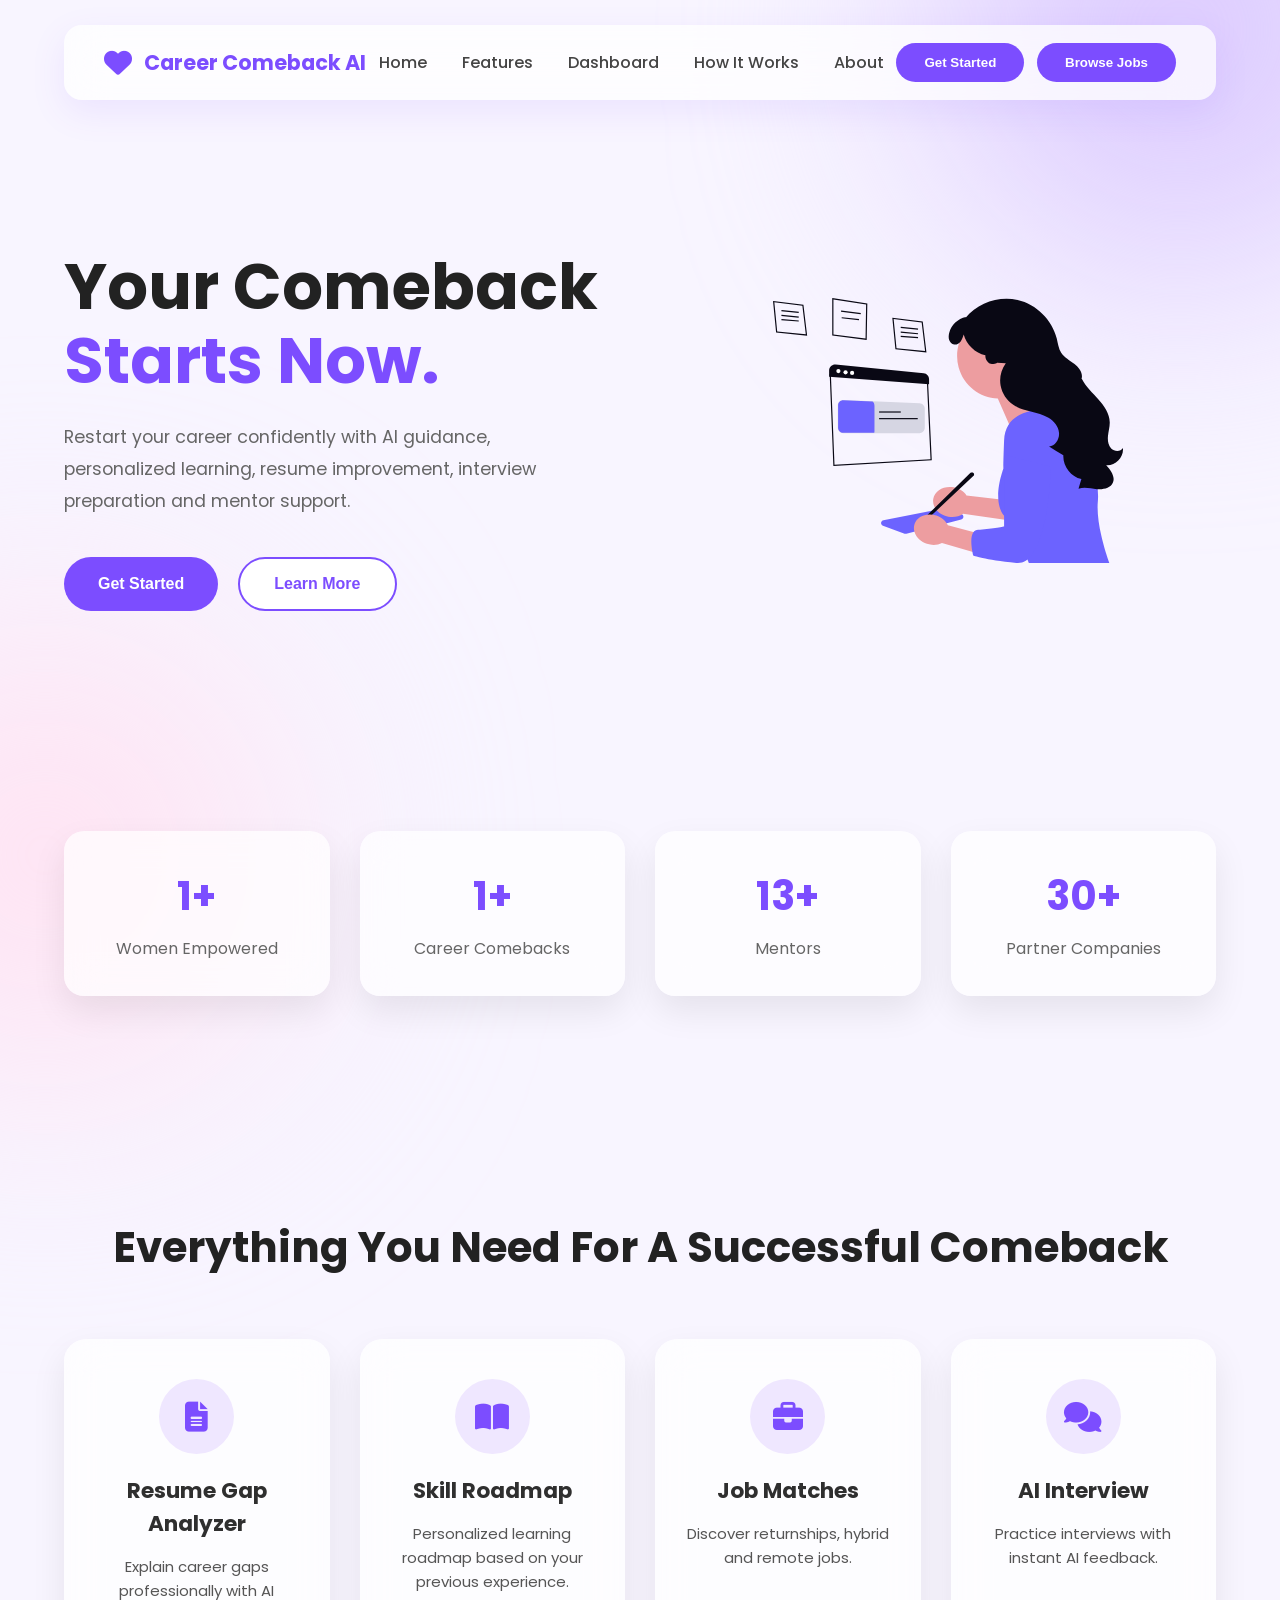
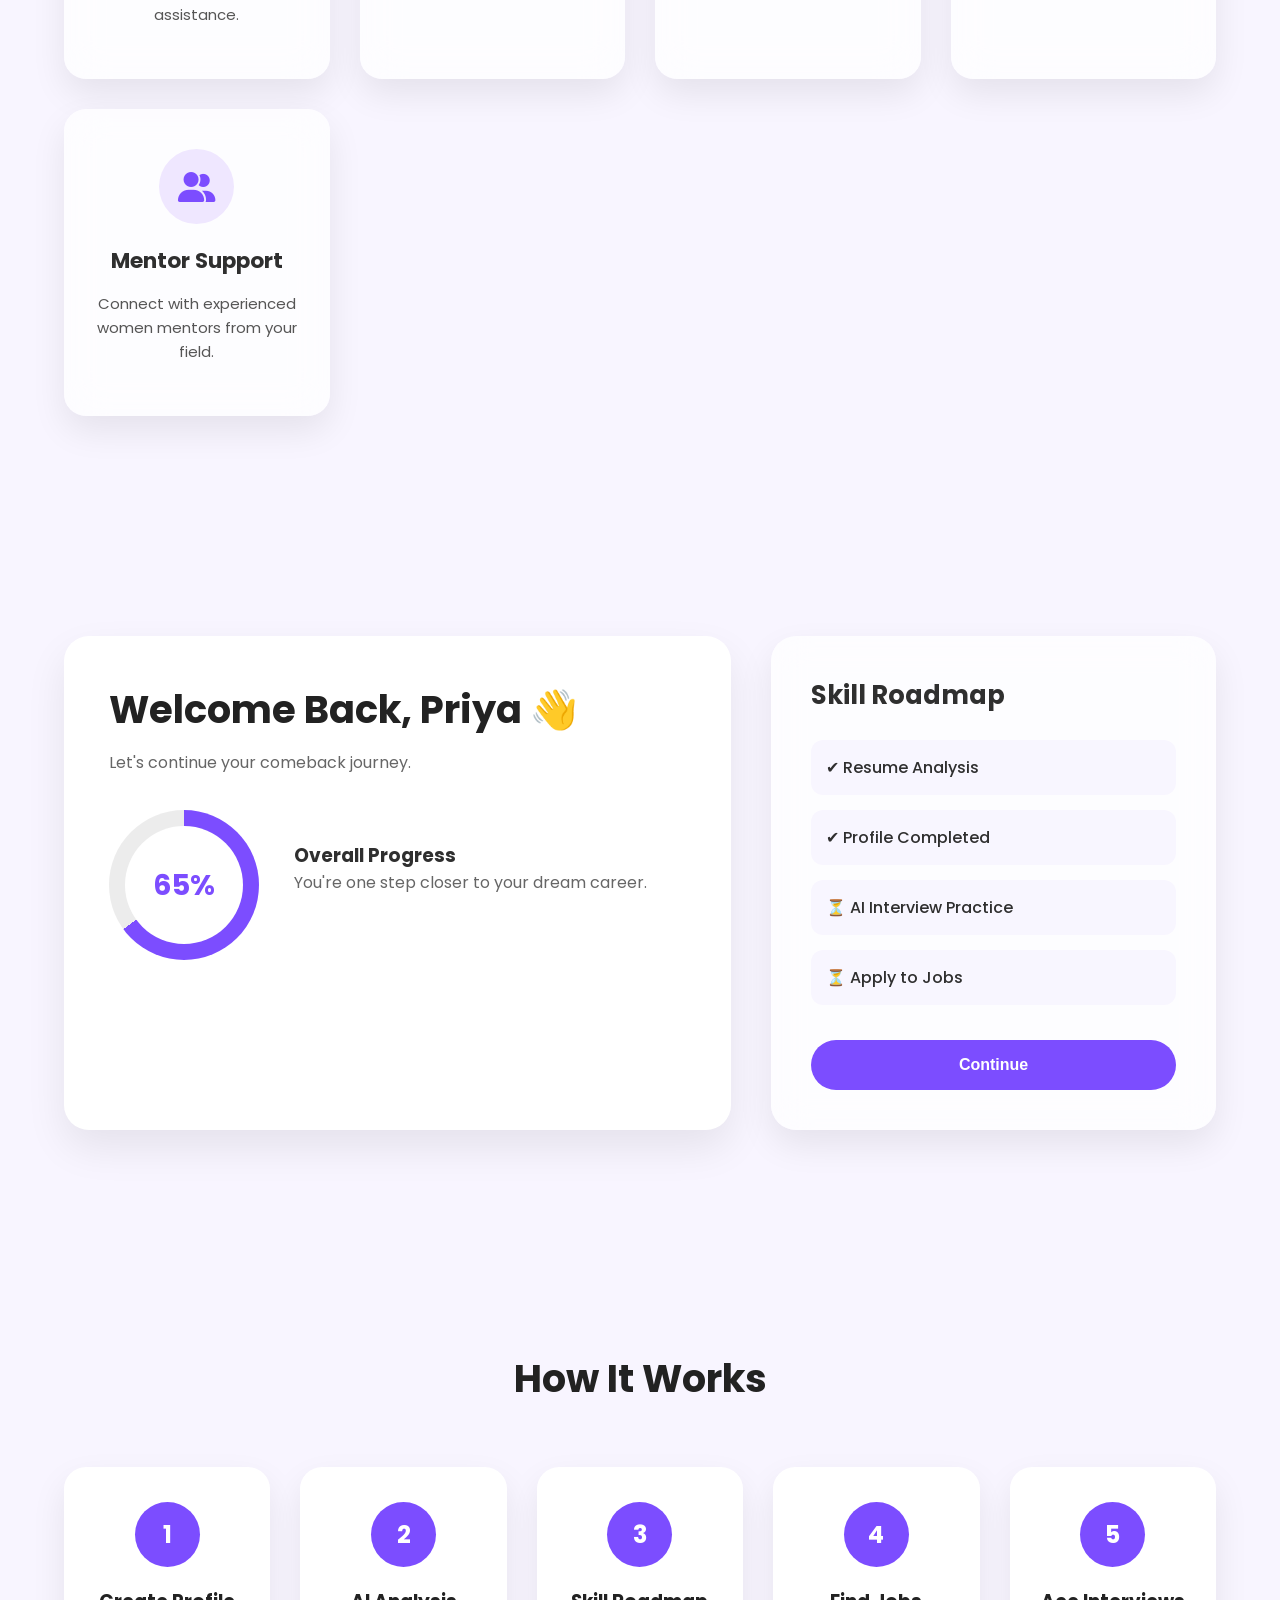
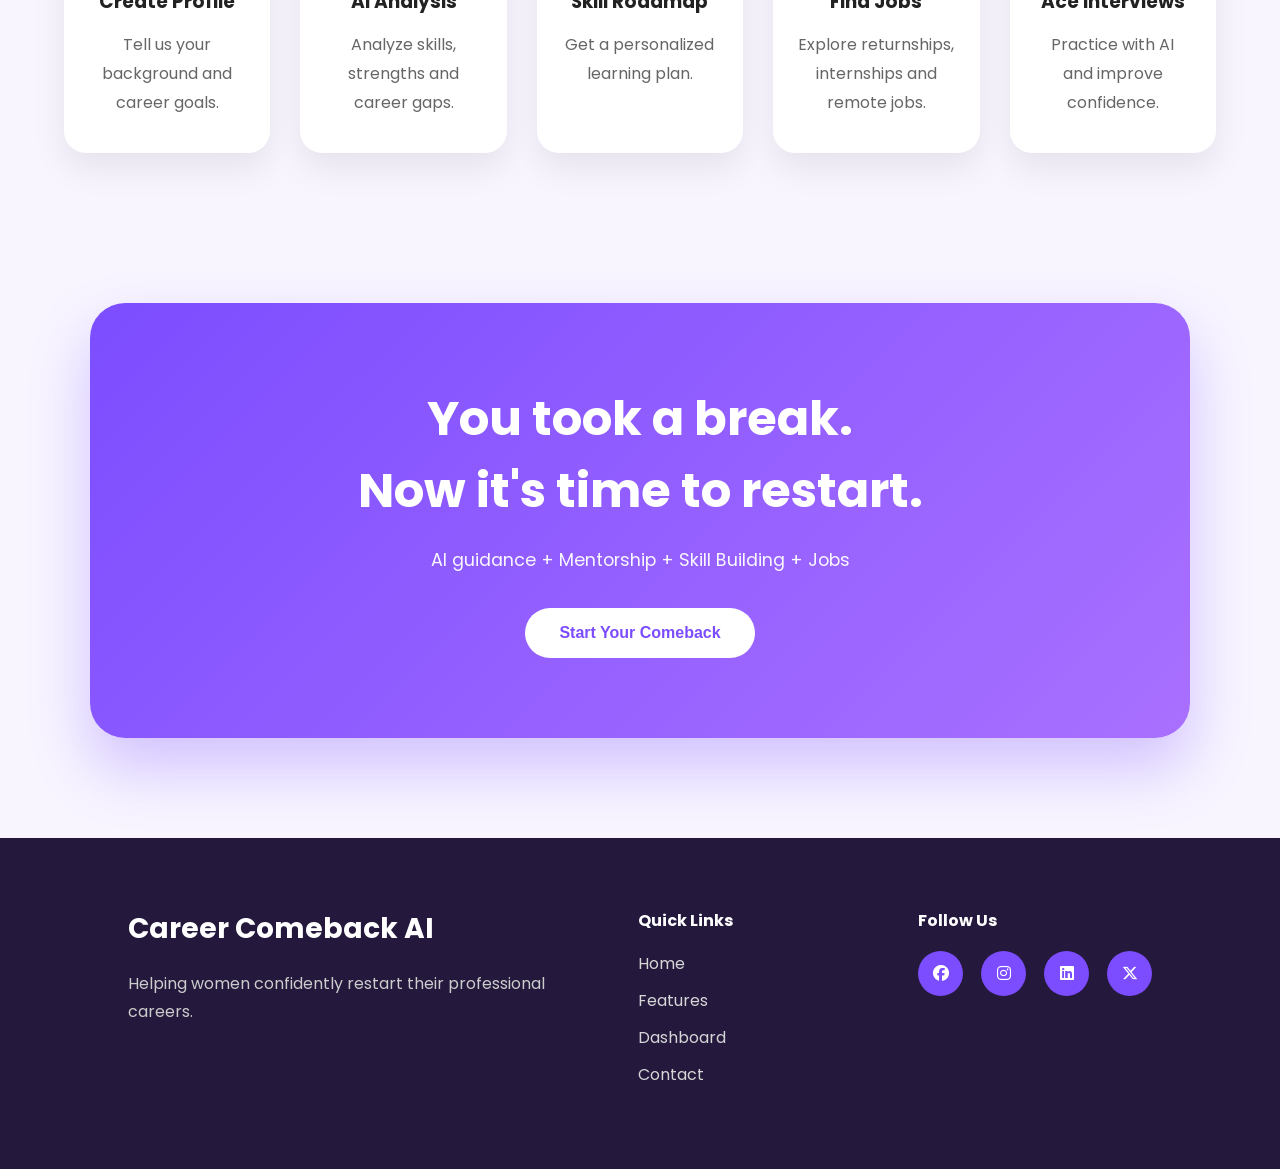
<file: index.html>
<!DOCTYPE html>
<html lang="en">

<head>

    <meta charset="UTF-8">
    <meta name="viewport" content="width=device-width, initial-scale=1.0">

    <title>Career Comeback AI</title>

    <link rel="stylesheet" href="style.css">

    <!-- Google Font -->
    <link rel="preconnect" href="https://fonts.googleapis.com">
    <link rel="preconnect" href="https://fonts.gstatic.com" crossorigin>

    <link href="https://fonts.googleapis.com/css2?family=Poppins:wght@300;400;500;600;700;800&display=swap"
        rel="stylesheet">

    <!-- Font Awesome -->

    <link rel="stylesheet"
        href="https://cdnjs.cloudflare.com/ajax/libs/font-awesome/6.6.0/css/all.min.css">

</head>

<body>

    <nav>

        <div class="logo">

            <i class="fa-solid fa-heart"></i>

            <span>Career Comeback AI</span>

        </div>

        <ul class="nav-links">

            <li><a href="#home">Home</a></li>

            <li><a href="#features">Features</a></li>

            <li><a href="#dashboard">Dashboard</a></li>

            <li><a href="#steps">How It Works</a></li>

            <li><a href="#footer">About</a></li>

        </ul>

        <button class="nav-btn" data-redirect="comeback.html">

            Get Started

        </button>

        <button class="nav-btn" data-redirect="jobs.html">

            Browse Jobs

        </button>

    </nav>


    <section class="hero" id="home">

        <div class="hero-left">

            <h1>

                Your Comeback

                <span>Starts Now.</span>

            </h1>

            <p>

                Restart your career confidently with AI guidance,
                personalized learning, resume improvement,
                interview preparation and mentor support.

            </p>

            <div class="hero-buttons">

                <button class="primary-btn" data-redirect="comeback.html">

                    Get Started

                </button>

                <button class="secondary-btn">

                    Learn More

                </button>

            </div>

        </div>

        <div class="hero-right">

            <img src="images/hero.svg" alt="Career Comeback">
        


        </div>

    </section>


    <section class="stats">

        <div class="stat-card">

            <h2>15K+</h2>

            <p>Women Empowered</p>

        </div>

        <div class="stat-card">

            <h2>8K+</h2>

            <p>Career Comebacks</p>

        </div>

        <div class="stat-card">

            <h2>500+</h2>

            <p>Mentors</p>

        </div>

        <div class="stat-card">

            <h2>1200+</h2>

            <p>Partner Companies</p>

        </div>

    </section>



    <section class="features" id="features">

        <h2>

            Everything You Need For A Successful Comeback

        </h2>

        <div class="feature-grid">

            <div class="feature-card">

                <i class="fa-solid fa-file-lines"></i>

                <h3>Resume Gap Analyzer</h3>

                <p>

                    Explain career gaps professionally
                    with AI assistance.

                </p>

            </div>

            <div class="feature-card">

                <i class="fa-solid fa-book-open"></i>

                <h3>Skill Roadmap</h3>

                <p>

                    Personalized learning roadmap
                    based on your previous experience.

                </p>

            </div>

            <div class="feature-card">

                <i class="fa-solid fa-briefcase"></i>

                <h3>Job Matches</h3>

                <p>

                    Discover returnships,
                    hybrid and remote jobs.

                </p>

            </div>

            <div class="feature-card">

                <i class="fa-solid fa-comments"></i>

                <h3>AI Interview</h3>

                <p>

                    Practice interviews
                    with instant AI feedback.

                </p>

            </div>

            <div class="feature-card">

                <i class="fa-solid fa-user-group"></i>

                <h3>Mentor Support</h3>

                <p>

                    Connect with experienced women
                    mentors from your field.

                </p>

            </div>

        </div>

    </section>


    <section class="dashboard" id="dashboard">

        <div class="dashboard-left">

            <h2>

                Welcome Back, Priya 👋

            </h2>

            <p>

                Let's continue your comeback journey.

            </p>

            <div class="progress">

                <div class="progress-circle">

                    65%

                </div>

                <div>

                    <h3>Overall Progress</h3>

                    <p>

                        You're one step closer
                        to your dream career.

                    </p>

                </div>

            </div>

        </div>

        <div class="dashboard-right">

            <h3>

                Skill Roadmap

            </h3>

            <ul>

                <li>

                    ✔ Resume Analysis

                </li>

                <li>

                    ✔ Profile Completed

                </li>

                <li>

                    ⏳ AI Interview Practice

                </li>

                <li>

                    ⏳ Apply to Jobs

                </li>

            </ul>

            <button class="primary-btn">

                Continue

            </button>

        </div>

    </section>


    <section class="steps" id="steps">

        <h2>

            How It Works

        </h2>

        <div class="step-container">

            <div class="step">

                <div class="step-number">

                    1

                </div>

                <h3>Create Profile</h3>

                <p>

                    Tell us your background
                    and career goals.

                </p>

            </div>

            <div class="step">

                <div class="step-number">

                    2

                </div>

                <h3>AI Analysis</h3>

                <p>

                    Analyze skills,
                    strengths and career gaps.

                </p>

            </div>

            <div class="step">

                <div class="step-number">

                    3

                </div>

                <h3>Skill Roadmap</h3>

                <p>

                    Get a personalized
                    learning plan.

                </p>

            </div>

            <div class="step">

                <div class="step-number">

                    4

                </div>

                <h3>Find Jobs</h3>

                <p>

                    Explore returnships,
                    internships and remote jobs.

                </p>

            </div>

            <div class="step">

                <div class="step-number">

                    5

                </div>

                <h3>Ace Interviews</h3>

                <p>

                    Practice with AI
                    and improve confidence.

                </p>

            </div>

        </div>

    </section>


    <section class="cta">

        <h2>

            You took a break.

            <br>

            Now it's time to restart.

        </h2>

        <p>

            AI guidance + Mentorship + Skill Building + Jobs

        </p>

        <button class="primary-btn" data-redirect="comeback.html">

            Start Your Comeback

        </button>

    </section>


    <footer id="footer">

        <div>

            <h3>

                Career Comeback AI

            </h3>

            <p>

                Helping women confidently restart
                their professional careers.

            </p>

        </div>

        <div>

            <h4>

                Quick Links

            </h4>

            <a href="#">Home</a>

            <a href="#">Features</a>

            <a href="#">Dashboard</a>

            <a href="#">Contact</a>

        </div>

        <div>

            <h4>

                Follow Us

            </h4>

            <div class="socials">

                <i class="fab fa-facebook"></i>

                <i class="fab fa-instagram"></i>

                <i class="fab fa-linkedin"></i>

                <i class="fab fa-x-twitter"></i>

            </div>

        </div>

    </footer>





    <script src="script.js"></script>

</body>

</html>

<!-- END -->
</file>
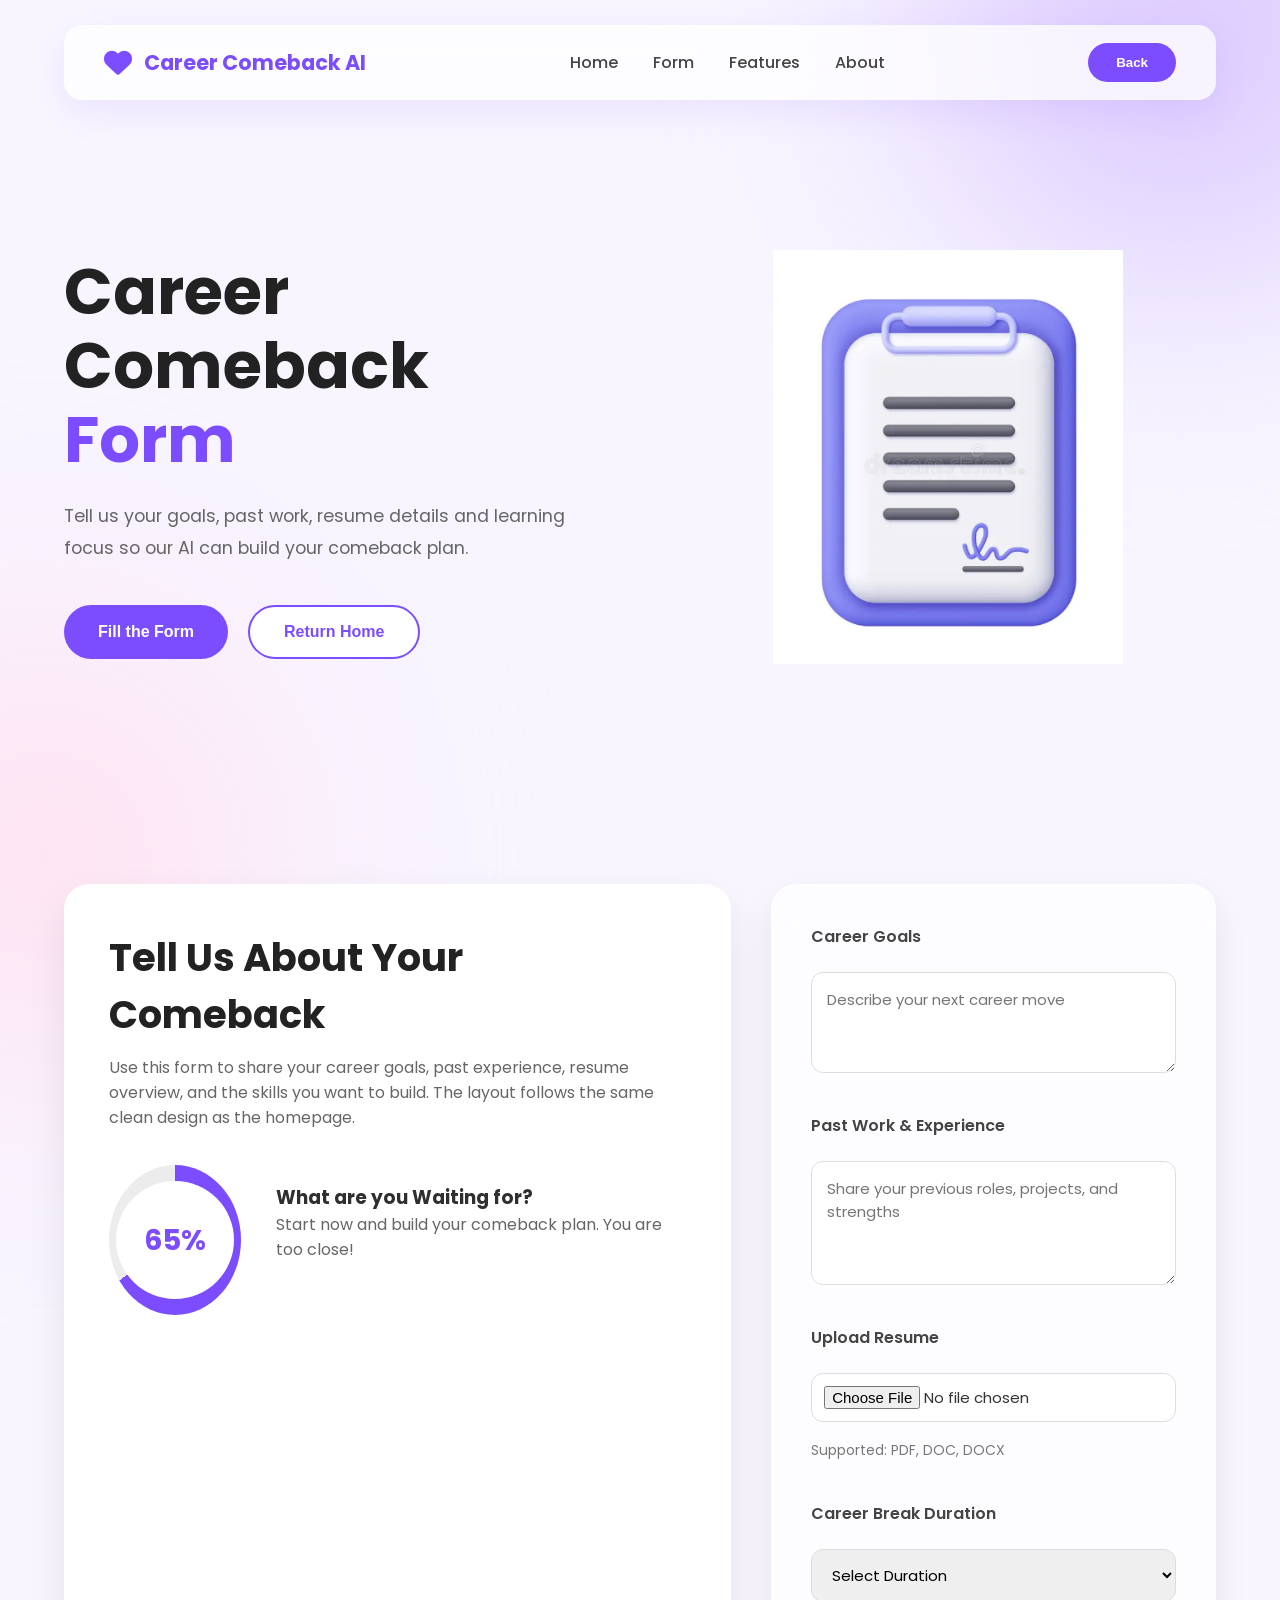
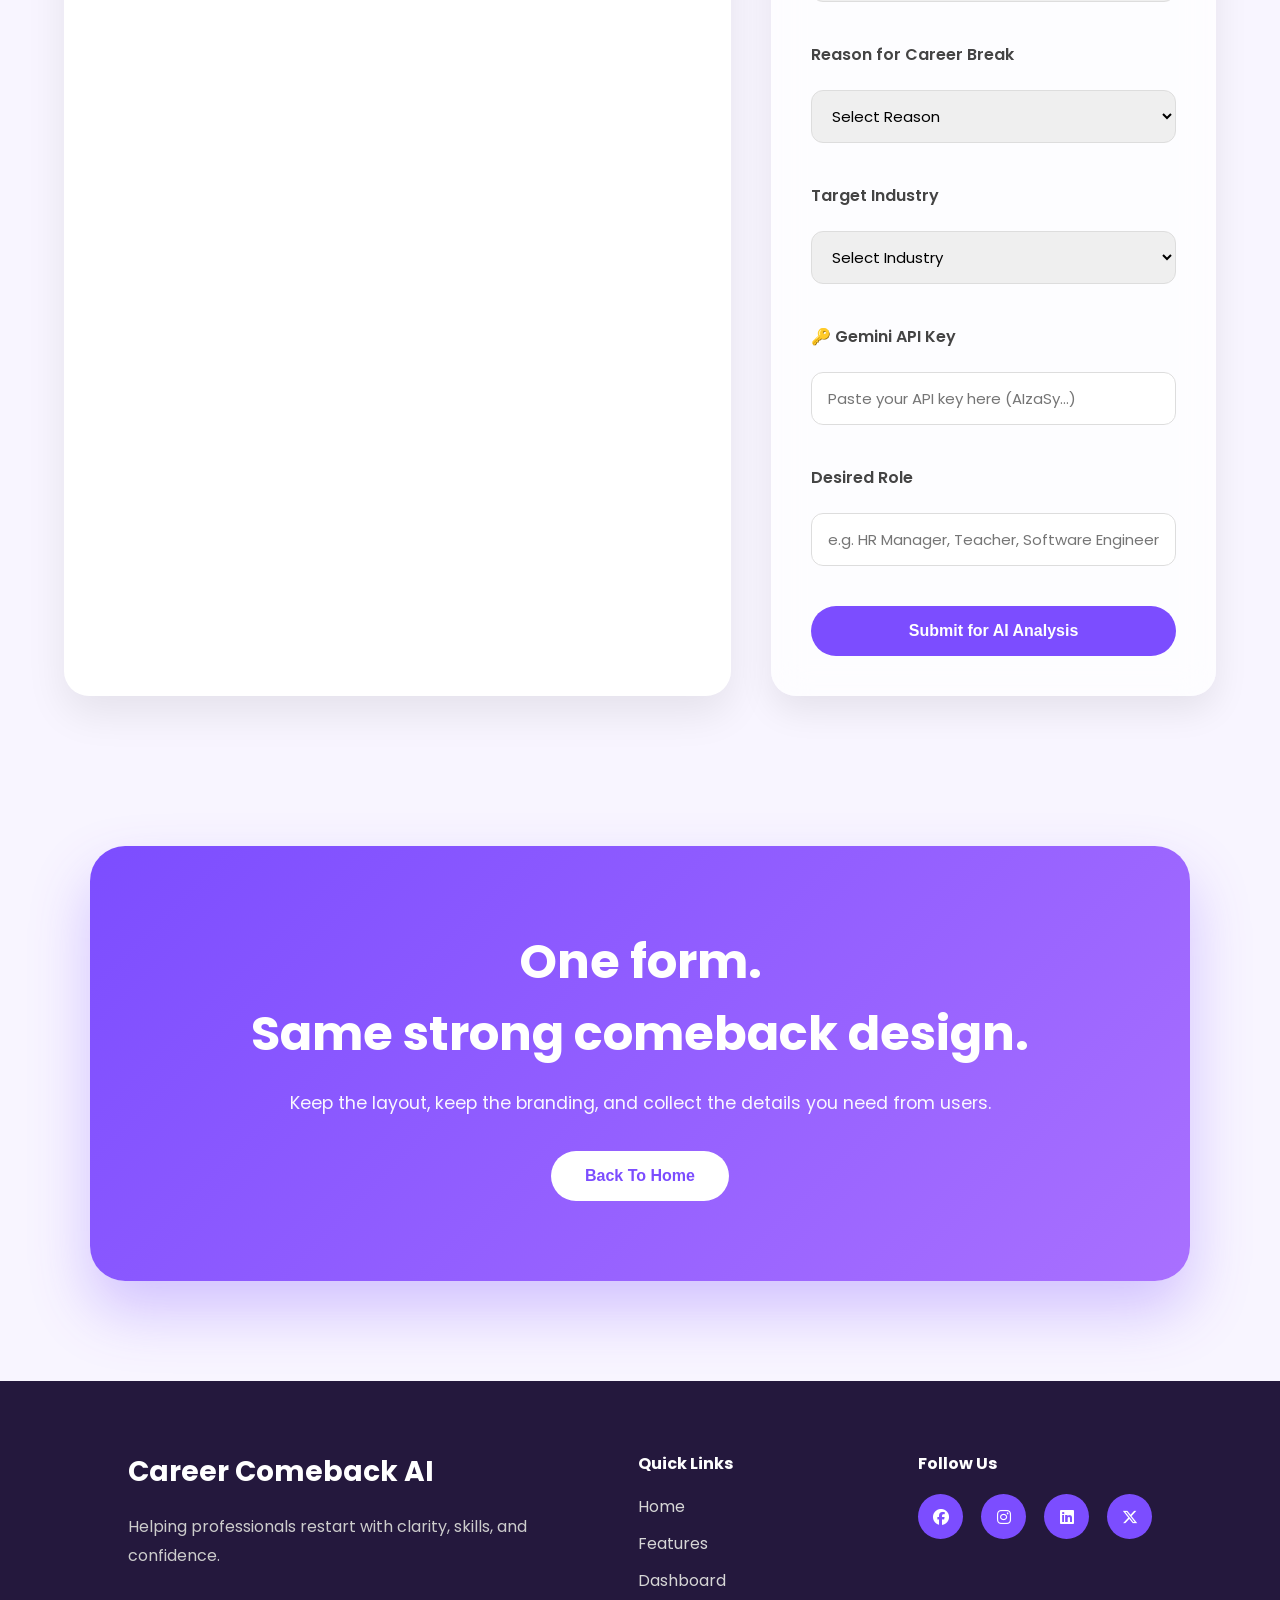
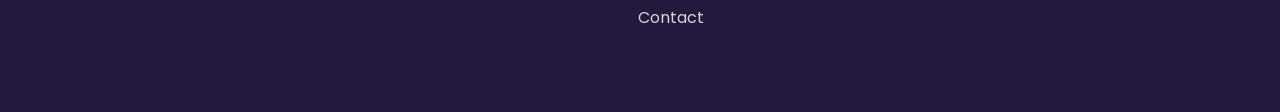
<file: comeback.html>
<!DOCTYPE html>
<html lang="en">

<head>
    <meta charset="UTF-8">
    <meta name="viewport" content="width=device-width, initial-scale=1.0">
    <title>Comeback AI</title>
    <link rel="stylesheet" href="style.css">
    <link rel="preconnect" href="https://fonts.googleapis.com">
    <link rel="preconnect" href="https://fonts.gstatic.com" crossorigin>
    <link href="https://fonts.googleapis.com/css2?family=Poppins:wght@300;400;500;600;700;800&display=swap" rel="stylesheet">
    <link rel="stylesheet" href="https://cdnjs.cloudflare.com/ajax/libs/font-awesome/6.6.0/css/all.min.css">
</head>

<body>
    <nav>
        <div class="logo">
            <i class="fa-solid fa-heart"></i>
            <span>Career Comeback AI</span>
        </div>
        <ul class="nav-links">
            <li><a href="index.html#home">Home</a></li>
            <li><a href="#form">Form</a></li>
            <li><a href="#features">Features</a></li>
            <li><a href="#footer">About</a></li>
        </ul>
        <button class="nav-btn" onclick="window.location.href='index.html'">Back</button>
    </nav>

    <section class="hero" id="home">
        <div class="hero-left">
            <h1>
                Career Comeback
                <span>Form</span>
            </h1>
            <p>
                Tell us your goals, past work, resume details and learning focus so our AI can build your comeback plan.
            </p>
            <div class="hero-buttons">
                <button class="primary-btn" onclick="document.getElementById('comeback-form').scrollIntoView({behavior:'smooth'})">Fill the Form</button>
                <button class="secondary-btn" onclick="window.location.href='index.html'">Return Home</button>
            </div>
        </div>
        <div class="hero-right">
            <img src="images/form.png" alt="Career Comeback">
        </div>
    </section>

    <section class="dashboard" id="form">
        <div class="dashboard-left">
            <h2>Tell Us About Your Comeback</h2>
            <p>
                Use this form to share your career goals, past experience, resume overview, and the skills you want to build.
                The layout follows the same clean design as the homepage.
            </p>
            <div class="progress">
                <div class="progress-circle">100%</div>
                <div>
                    <h3>What are you Waiting for?</h3>
                    <p>Start now and build your comeback plan. You are too close!</p>
                </div>
            </div>
        </div>
        <div class="dashboard-right">
            <form id="comeback-form">
                <div class="form-group">
                    <label for="career-goals">Career Goals</label>
                    <textarea id="career-goals" name="career-goals" rows="3" placeholder="Describe your next career move"></textarea>
                </div>
                <div class="form-group">
                    <label for="past-work">Past Work & Experience</label>
                    <textarea id="past-work" name="past-work" rows="4" placeholder="Share your previous roles, projects, and strengths"></textarea>
                </div>
                <div class="form-group">
                     <label for="resume-upload">Upload Resume</label>
                     <input type="file" id="resume-upload" accept=".pdf,.doc,.docx">
                    <small>Supported: PDF, DOC, DOCX</small>
                </div>
                <div class="form-group">
                    <label for="career-break">Career Break Duration</label>
                    <select id="career-break">
                        <option>Select Duration</option>
                        <option>Less than 6 Months</option>
                        <option>6 Months - 1 Year</option>
                        <option>1 - 2 Years</option>
                     <option>2 - 5 Years</option>
                    <option>More than 5 Years</option>
                    </select>
                </div>

                <div class="form-group">
                     <label for="break-reason">Reason for Career Break</label>
                    <select id="break-reason">
                        <option>Select Reason</option>
                        <option>Motherhood</option>
                        <option>Caregiving</option>
                        <option>Marriage</option>
                        <option>Health</option>
                        <option>Education</option>
                        <option>Other</option>
                    </select>
                </div>
                <div class="form-group">
                     <label for="industry">Target Industry</label>
                    <select id="industry" name="industry">
                        <option value="">Select Industry</option>
                        <option>Technology</option>
                        <option>Education</option>
                        <option>Healthcare</option>
                        <option>Finance</option>
                        <option>Marketing</option>
                        <option>Human Resources</option>
                        <option>Law</option>
                        <option>Media & Entertainment</option>
                        <option>Retail</option>
                        <option>Government</option>
                        <option>Entrepreneurship</option>
                        <option>Other</option>
                     </select>
                </div>

                <div class="form-group">
                    <label for="gemini-api-key">🔑 Gemini API Key</label>
                    <input type="password" id="gemini-api-key" name="gemini-api-key" placeholder="Paste your API key here (AIzaSy...)">
                </div>

                <div class="form-group">
                    <label for="desired-role">Desired Role</label>
                    <input
                        type="text"
                        id="desired-role"
                        name="desired-role"
                        placeholder="e.g. HR Manager, Teacher, Software Engineer, Financial Analyst"
                     >
                </div>
                <button class="primary-btn" type="submit">Submit for AI Analysis</button>
            </form>
            
            <div id="ai-result-container" style="display: none; margin-top: 40px; padding: 30px; background: rgba(255, 255, 255, 0.85); backdrop-filter: blur(15px); border-left: 6px solid #7C4DFF; border-radius: 20px; box-shadow: 0 15px 35px rgba(124, 77, 255, 0.15);">
                <h3 style="color: #222; margin-bottom: 20px; font-size: 1.5rem; display: flex; align-items: center; gap: 10px;">
                    <i class="fa-solid fa-wand-magic-sparkles" style="color: #7C4DFF;"></i> 
                    Your Comeback Plan
                </h3>
                <div id="ai-result-text" style="color: #444; line-height: 1.8; white-space: pre-wrap; font-size: 1.05rem; font-weight: 500;"></div>
            </div>
        </div>
    </section>

    <section class="cta">
        <h2>
            One form.
            <br>
            Same strong comeback design.
        </h2>
        <p>Keep the layout, keep the branding, and collect the details you need from users.</p>
        <button class="primary-btn" onclick="window.location.href='index.html'">Back To Home</button>
    </section>

    <footer id="footer">
        <div>
            <h3>Career Comeback AI</h3>
            <p>Helping professionals restart with clarity, skills, and confidence.</p>
        </div>
        <div>
            <h4>Quick Links</h4>
            <a href="index.html#home">Home</a>
            <a href="index.html#features">Features</a>
            <a href="index.html#dashboard">Dashboard</a>
            <a href="#">Contact</a>
        </div>
        <div>
            <h4>Follow Us</h4>
            <div class="socials">
                <i class="fab fa-facebook"></i>
                <i class="fab fa-instagram"></i>
                <i class="fab fa-linkedin"></i>
                <i class="fab fa-x-twitter"></i>
            </div>
        </div>
    </footer>
    
    <script src="script.js"></script>

</body>
</html>
</body>

</html>
</file>
<file: style.css>
*{
    margin:0;
    padding:0;
    box-sizing:border-box;
    scroll-behavior:smooth;
}

body{

    font-family:'Poppins',sans-serif;
    background:#F8F5FF;
    color:#2F2F2F;
    overflow-x:hidden;

}


body::before{

    content:'';
    position:fixed;

    width:500px;
    height:500px;

    background:#DCCBFF;

    border-radius:50%;

    top:-220px;
    right:-150px;

    filter:blur(120px);

    z-index:-2;

}

body::after{

    content:'';

    position:fixed;

    width:450px;
    height:450px;

    background:#FFE2F2;

    border-radius:50%;

    left:-180px;
    bottom:-180px;

    filter:blur(130px);

    z-index:-2;

}


nav{

    width:90%;
    max-width:1300px;

    margin:25px auto;

    display:flex;

    justify-content:space-between;

    align-items:center;

    padding:18px 40px;

    background:rgba(255,255,255,.75);

    backdrop-filter:blur(20px);

    border-radius:18px;

    box-shadow:0 15px 35px rgba(140,90,255,.10);

    position:sticky;

    top:20px;

    z-index:999;

}

.logo{

    display:flex;

    align-items:center;

    gap:12px;

    font-size:1.3rem;

    font-weight:700;

    color:#7C4DFF;

}

.logo i{

    font-size:28px;

}

.nav-links{

    display:flex;

    list-style:none;

    gap:35px;

}

.nav-links a{

    text-decoration:none;

    color:#444;

    font-weight:500;

    transition:.3s;

}

.nav-links a:hover{

    color:#7C4DFF;

}

.nav-btn{

    border:none;

    outline:none;

    background:#7C4DFF;

    color:white;

    padding:12px 28px;

    border-radius:50px;

    cursor:pointer;

    font-weight:600;

    transition:.3s;

}

.nav-btn:hover{

    transform:translateY(-3px);

    box-shadow:0 12px 25px rgba(124,77,255,.35);

}


.hero{

    width:90%;
    max-width:1300px;

    margin:80px auto;

    display:grid;

    grid-template-columns:1fr 1fr;

    gap:80px;

    align-items:center;

}

.hero-left h1{

    font-size:4rem;

    line-height:1.15;

    color:#222;

    margin-bottom:25px;

}

.hero-left h1 span{

    color:#7C4DFF;

}

.hero-left p{

    color:#666;

    font-size:1.1rem;

    line-height:1.8;

    margin-bottom:40px;

}

.hero-buttons{

    display:flex;

    gap:20px;

}


.primary-btn{

    border:none;

    background:#7C4DFF;

    color:white;

    padding:16px 34px;

    border-radius:50px;

    font-size:16px;

    cursor:pointer;

    transition:.3s;

    font-weight:600;

}

.primary-btn:hover{

    transform:translateY(-4px);

    box-shadow:0 18px 35px rgba(124,77,255,.35);

}

.secondary-btn{

    border:2px solid #7C4DFF;

    background:white;

    color:#7C4DFF;

    padding:16px 34px;

    border-radius:50px;

    cursor:pointer;

    font-size:16px;

    font-weight:600;

    transition:.3s;

}

.secondary-btn:hover{

    background:#7C4DFF;

    color:white;

}


.hero-right{

    display:flex;

    justify-content:center;

}

.hero-right img{

    width:70%;
    max-width:350px;
    height:auto;
    display:block;
    margin:auto;


    animation:float 5s ease-in-out infinite;

}

@keyframes float{

    0%{

        transform:translateY(0);

    }

    50%{

        transform:translateY(-18px);

    }

    100%{

        transform:translateY(0);

    }

}


section h2{

    font-size:2.4rem;

    color:#222;

    margin-bottom:20px;

    text-align:center;

}

section{

    padding:70px 0;

}


::-webkit-scrollbar{

    width:8px;

}

::-webkit-scrollbar-track{

    background:#eee;

}

::-webkit-scrollbar-thumb{

    background:#7C4DFF;

    border-radius:20px;

}

::-webkit-scrollbar-thumb:hover{

    background:#5F31E4;

}

.stats{

    width:90%;
    max-width:1200px;

    margin:auto;

    display:grid;

    grid-template-columns:repeat(4,1fr);

    gap:30px;

}

.stat-card{

    background:rgba(255,255,255,.7);

    backdrop-filter:blur(18px);

    border-radius:20px;

    padding:35px;

    text-align:center;

    transition:.4s;

    box-shadow:0 15px 35px rgba(0,0,0,.08);

}

.stat-card:hover{

    transform:translateY(-10px);

    box-shadow:0 20px 45px rgba(124,77,255,.18);

}

.stat-card h2{

    color:#7C4DFF;

    font-size:2.5rem;

    margin-bottom:10px;

}

.stat-card p{

    color:#666;

    font-size:1rem;

}


.features{

    width:90%;
    max-width:1300px;

    margin:auto;

}

.feature-grid{

    display:grid;

    grid-template-columns:repeat(auto-fit,minmax(250px,1fr));

    gap:30px;

    margin-top:60px;

}

.feature-card{

    background:rgba(255,255,255,.75);

    backdrop-filter:blur(20px);

    padding:40px 30px;

    border-radius:22px;

    text-align:center;

    transition:.35s;

    box-shadow:0 15px 35px rgba(0,0,0,.08);

}

.feature-card:hover{

    transform:translateY(-10px);

    box-shadow:0 20px 45px rgba(124,77,255,.18);

}

.feature-card i{

    width:75px;

    height:75px;

    line-height:75px;

    border-radius:50%;

    background:#EFE7FF;

    color:#7C4DFF;

    font-size:30px;

    margin-bottom:20px;

}

.feature-card h3{

    font-size:1.35rem;

    margin-bottom:15px;

}
.feature-card p{

    color:#666;

    line-height:1.8;

}

form{
    display:flex;
    flex-direction:column;
    gap:20px;
}

.form-group{
    display:flex;
    flex-direction:column;
    gap:10px;
}

label{
    font-weight:600;
    color:#333;
}

input,
textarea{
    width:100%;
    padding:16px 18px;
    border-radius:18px;
    border:1px solid rgba(124,77,255,.2);
    background:rgba(255,255,255,.95);
    font-size:1rem;
    color:#333;
    resize:vertical;
}

button[type="submit"]{
    align-self:flex-start;
}

.dashboard{

    width:90%;

    max-width:1250px;

    margin:auto;

    display:grid;

    grid-template-columns:1.2fr .8fr;

    gap:40px;

}

.dashboard-left{

    background:white;

    border-radius:25px;

    padding:45px;

    box-shadow:0 18px 40px rgba(0,0,0,.08);

}

.dashboard-left h2{

    text-align:left;

    margin-bottom:12px;

}

.dashboard-left p{

    color:#666;

    margin-bottom:35px;

}


.progress{

    display:flex;

    align-items:center;

    gap:35px;

}

.progress-circle{

    width:150px;

    height:150px;

    border-radius:50%;

    display:flex;

    justify-content:center;

    align-items:center;

    font-size:2rem;

    font-weight:700;

    color:#7C4DFF;

    background:

    conic-gradient(

        #7C4DFF 0deg,

        #7C4DFF 234deg,

        #ECECEC 234deg,

        #ECECEC 360deg

    );

    position:relative;

}

.progress-circle::before{

    content:"";

    position:absolute;

    width:118px;

    height:118px;

    border-radius:50%;

    background:white;

}

.progress-circle{

    z-index:1;

}

.progress-circle::after{

    content:"65%";

    position:absolute;

    font-size:1.8rem;

    font-weight:700;

    color:#7C4DFF;

}

.dashboard-right{

    background:rgba(255,255,255,.75);

    backdrop-filter:blur(18px);

    border-radius:25px;

    padding:40px;

    box-shadow:0 15px 35px rgba(0,0,0,.08);

}

.dashboard-right h3{

    font-size:1.6rem;

    margin-bottom:25px;

}

.dashboard-right ul{

    list-style:none;

    margin-bottom:35px;

}

.dashboard-right li{

    padding:15px;

    background:#F8F6FF;

    border-radius:12px;

    margin-bottom:15px;

    font-weight:500;

    transition:.3s;

}

.dashboard-right li:hover{

    transform:translateX(8px);

    background:#EFE7FF;

}

.dashboard-right button{

    width:100%;

}

.cta{

    width:90%;

    max-width:1100px;

    margin:80px auto;

    background:linear-gradient(135deg,#7C4DFF,#A970FF);

    border-radius:35px;

    padding:80px;

    text-align:center;

    color:white;

    box-shadow:0 30px 60px rgba(124,77,255,.30);

}

.cta h2{

    color:white;

    font-size:3rem;

    margin-bottom:20px;

}

.cta p{

    font-size:1.1rem;

    opacity:.95;

    margin-bottom:35px;

}

.cta .primary-btn{

    background:white;

    color:#7C4DFF;

}

.cta .primary-btn:hover{

    background:#F5F5F5;

}

.feature-card::before,
.stat-card::before{

    content:"";

    position:absolute;

    inset:0;

    border-radius:22px;

    opacity:0;

    transition:.4s;

    background:linear-gradient(

    135deg,

    rgba(124,77,255,.08),

    rgba(255,255,255,0)

    );

}

.feature-card:hover::before,
.stat-card:hover::before{

    opacity:1;

}

.feature-card,
.stat-card{

    position:relative;

    overflow:hidden;

}

@keyframes fadeUp{

    from{

        opacity:0;

        transform:translateY(40px);

    }

    to{

        opacity:1;

        transform:translateY(0);

    }

}

.hero,
.stats,
.features,
.dashboard,
.cta{

    animation:fadeUp .8s ease;

}

.steps{

    width:90%;
    max-width:1200px;

    margin:auto;

}

.step-container{

    margin-top:60px;

    display:grid;

    grid-template-columns:repeat(auto-fit,minmax(200px,1fr));

    gap:30px;

}

.step{

    background:white;

    border-radius:22px;

    padding:35px 25px;

    text-align:center;

    box-shadow:0 15px 35px rgba(0,0,0,.08);

    transition:.35s;

}

.step:hover{

    transform:translateY(-10px);

    box-shadow:0 20px 45px rgba(124,77,255,.20);

}

.step-number{

    width:65px;

    height:65px;

    border-radius:50%;

    background:#7C4DFF;

    color:white;

    display:flex;

    justify-content:center;

    align-items:center;

    margin:auto;

    font-size:24px;

    font-weight:700;

    margin-bottom:20px;

}

.step h3{

    margin-bottom:15px;

    color:#222;

}

.step p{

    color:#666;

    line-height:1.8;

}


footer{

    margin-top:100px;

    background:#24183D;

    color:white;

    padding:70px 10%;

    display:grid;

    grid-template-columns:2fr 1fr 1fr;

    gap:50px;

}

footer h3{

    margin-bottom:20px;

    font-size:28px;

}

footer h4{

    margin-bottom:18px;

}

footer p{

    color:#cccccc;

    line-height:1.8;

}

footer a{

    display:block;

    color:#d6d6d6;

    text-decoration:none;

    margin-bottom:12px;

    transition:.3s;

}

footer a:hover{

    color:#ffffff;

    padding-left:8px;

}

.socials{

    display:flex;

    gap:18px;

    margin-top:15px;

}

.socials i{

    width:45px;

    height:45px;

    display:flex;

    justify-content:center;

    align-items:center;

    background:#7C4DFF;

    border-radius:50%;

    cursor:pointer;

    transition:.3s;

}

.socials i:hover{

    transform:translateY(-6px) scale(1.1);

}


.hero-right img:hover{

    transform:scale(1.03);

    transition:.4s;

}


.primary-btn,
.secondary-btn,
.nav-btn{

    position:relative;

    overflow:hidden;

}

.primary-btn::after,
.secondary-btn::after,
.nav-btn::after{

    content:"";

    position:absolute;

    width:0;

    height:0;

    background:rgba(255,255,255,.25);

    border-radius:50%;

    top:50%;

    left:50%;

    transform:translate(-50%,-50%);

    transition:.5s;

}

.primary-btn:hover::after,
.secondary-btn:hover::after,
.nav-btn:hover::after{

    width:320px;

    height:320px;

}


.stats,
.features,
.dashboard,
.steps,
.cta{

    margin-top:80px;

}

::selection{

    background:#7C4DFF;

    color:white;

}

@media(max-width:1100px){

.hero{

grid-template-columns:1fr;

text-align:center;

}

.hero-buttons{

justify-content:center;

}

.dashboard{

grid-template-columns:1fr;

}

footer{

grid-template-columns:1fr;

text-align:center;

}

.socials{

justify-content:center;

}

}



@media(max-width:900px){

nav{

flex-direction:column;

gap:20px;

padding:20px;

}

.nav-links{

flex-wrap:wrap;

justify-content:center;

gap:18px;

}

.hero-left h1{

font-size:3rem;

}

.stats{

grid-template-columns:repeat(2,1fr);

}

}



@media(max-width:700px){

.feature-grid{

grid-template-columns:1fr;

}

.step-container{

grid-template-columns:1fr;

}

.stats{

grid-template-columns:1fr;

}

.hero-left h1{

font-size:2.5rem;

}

.hero{

margin-top:40px;

}

.cta{

padding:50px 25px;

}

.cta h2{

font-size:2rem;

}

.progress{

flex-direction:column;

text-align:center;

}

}



@media(max-width:500px){

.logo{

font-size:18px;

}

.logo i{

font-size:22px;

}

.nav-btn{

width:100%;

}

.hero-buttons{

flex-direction:column;

}

.primary-btn,

.secondary-btn{

width:100%;

}

.dashboard-left,

.dashboard-right{

padding:25px;

}

.progress-circle{

width:120px;

height:120px;

}

.progress-circle::before{

width:90px;

height:90px;

}

footer{

padding:50px 30px;

}

}

.feature-card,
.stat-card,
.step,
.dashboard-left,
.dashboard-right{

transition:all .35s ease;

}

.dashboard-left:hover,
.dashboard-right:hover{

transform:translateY(-8px);

box-shadow:0 20px 45px rgba(124,77,255,.18);

}

.ripple{

position:absolute;

width:15px;

height:15px;

background:rgba(255,255,255,.5);

border-radius:50%;

transform:translate(-50%,-50%);

animation:ripple .6s linear;

pointer-events:none;

}

@keyframes ripple{

from{

opacity:1;

transform:translate(-50%,-50%) scale(0);

}

to{

opacity:0;

transform:translate(-50%,-50%) scale(15);

}

}
.form-group{

margin-bottom:20px;

}

.form-group input,
.form-group textarea,
.form-group select{

width:100%;

padding:15px;

border-radius:12px;

border:1px solid #ddd;

font-size:15px;

margin-top:8px;

font-family:'Poppins',sans-serif;

}

.form-group input[type="file"]{

padding:12px;

background:#fff;

cursor:pointer;

}

.form-group small{

display:block;

margin-top:8px;

color:#777;

font-size:14px;

}

#loading-screen{

position:fixed;

top:0;

left:0;

width:100%;

height:100%;

background:white;

display:flex;

justify-content:center;

align-items:center;

flex-direction:column;

z-index:9999;

font-size:22px;

}
/* =====================================================
   JOBS PAGE
===================================================== */

.job-top{

display:flex;

justify-content:space-between;

align-items:center;

margin-bottom:15px;

}

.job-top h3{

font-size:22px;

color:#333;

font-weight:700;

}

.match{

background:#7C4DFF;

color:white;

padding:6px 14px;

border-radius:20px;

font-size:13px;

font-weight:600;

}

.feature-card p{

margin:12px 0;

font-size:15px;

color:#555;

line-height:1.6;

}

.feature-card p i{

color:#7C4DFF;

margin-right:8px;

width:20px;

text-align:center;

}

.feature-card button{

margin-top:18px;

width:100%;

}

.feature-card{

transition:.35s ease;

}

.feature-card:hover{

transform:translateY(-8px);

box-shadow:0 18px 40px rgba(124,77,255,.15);

}

.dashboard-right input,

.dashboard-right select{

width:100%;

padding:14px 16px;

border:1px solid #ddd;

border-radius:12px;

outline:none;

font-size:15px;

font-family:'Poppins',sans-serif;

margin-top:8px;

transition:.3s;

}

.dashboard-right input:focus,

.dashboard-right select:focus{

border-color:#7C4DFF;

box-shadow:0 0 0 4px rgba(124,77,255,.12);

}

.dashboard-right label{

font-weight:600;

color:#444;

display:block;

margin-bottom:5px;

}

.features h2{

text-align:center;

font-size:42px;

margin-bottom:10px;

}

.features>p{

text-align:center;

max-width:700px;

margin:auto;

margin-bottom:50px;

color:#666;

}

.primary-btn{

cursor:pointer;

transition:.3s;

}

.primary-btn:hover{

transform:translateY(-2px);

}

.secondary-btn{

cursor:pointer;

transition:.3s;

}

.secondary-btn:hover{

transform:translateY(-2px);

}

@media(max-width:992px){

.job-top{

flex-direction:column;

align-items:flex-start;

gap:12px;

}

.match{

align-self:flex-start;

}

}

@media(max-width:768px){

.features h2{

font-size:32px;

}

.dashboard{

flex-direction:column;

}

.hero{

flex-direction:column;

text-align:center;

}

.hero-buttons{

justify-content:center;

}

.hero-right{

margin-top:40px;

}

.hero-right img{

max-width:320px;

}

}

@media(max-width:500px){

.match{

font-size:12px;

padding:5px 10px;

}

.job-top h3{

font-size:19px;

}

.feature-card{

padding:22px;

}

}
</file>
